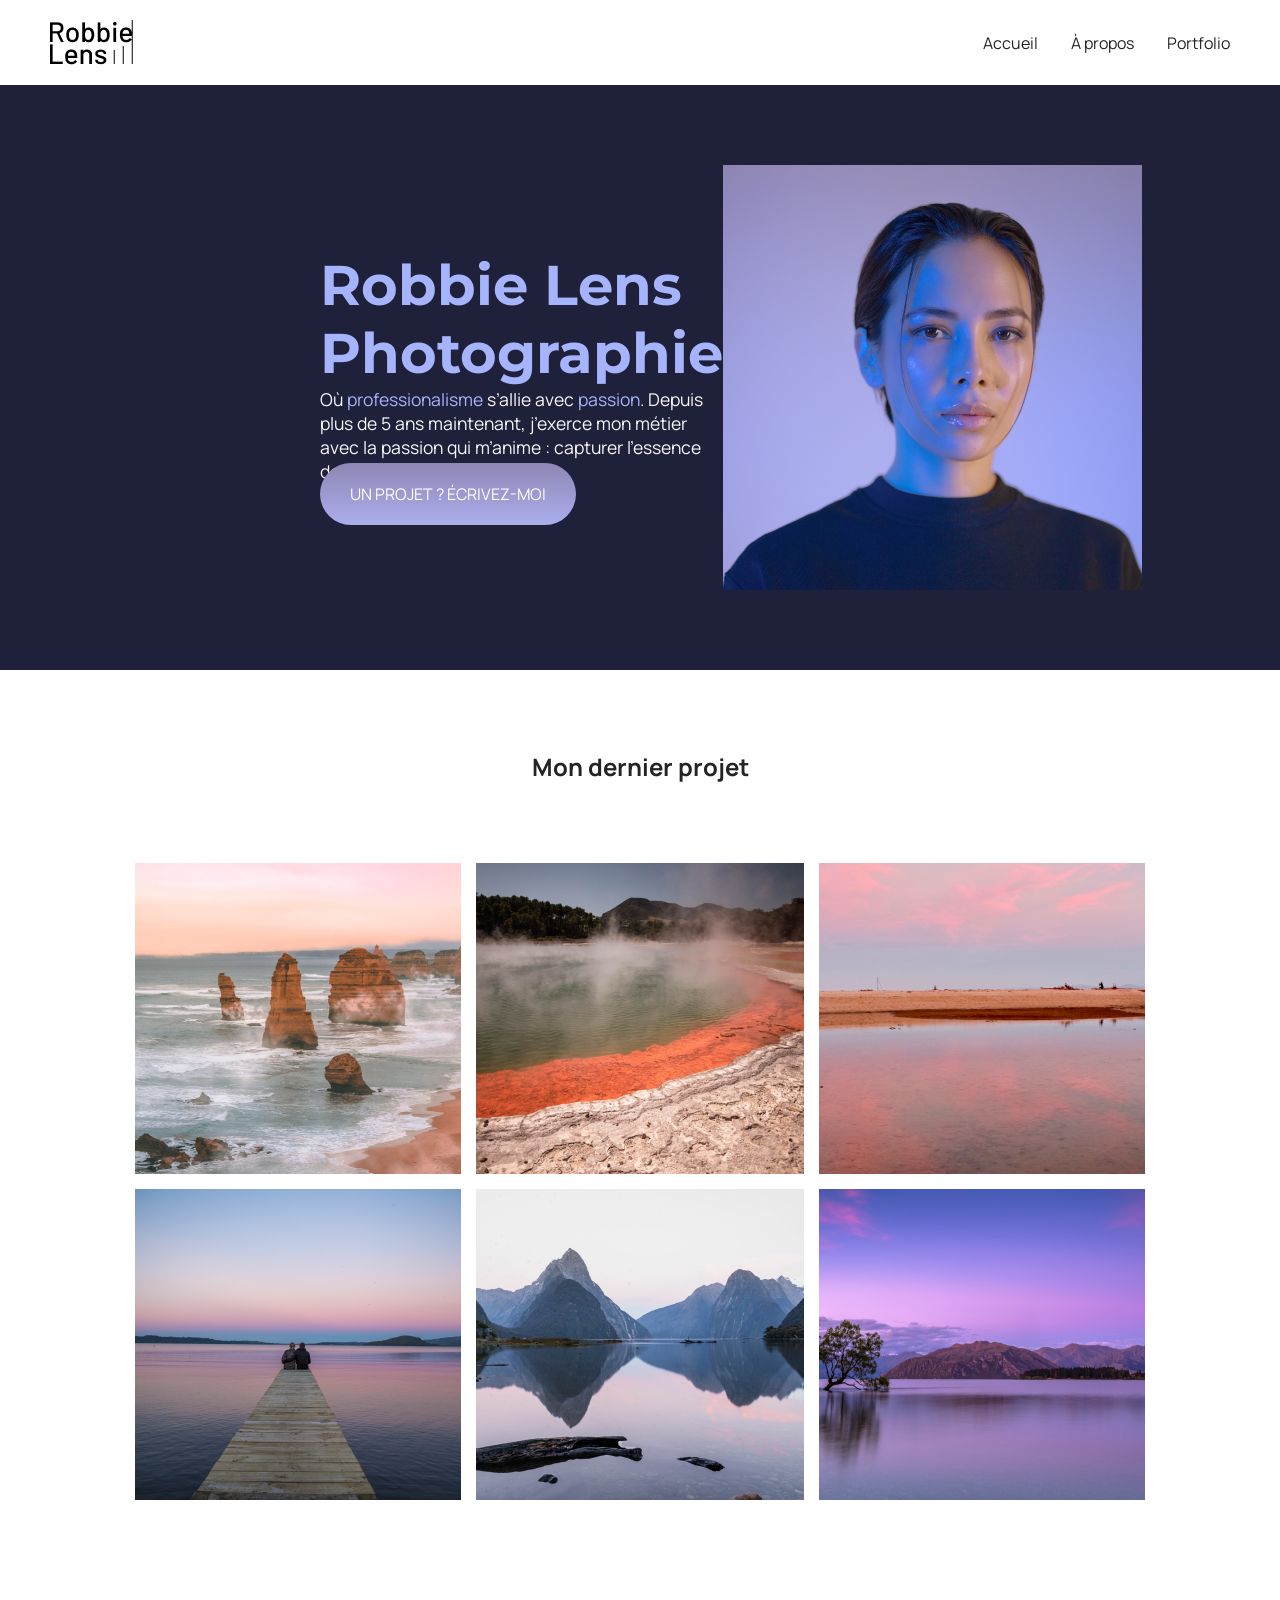
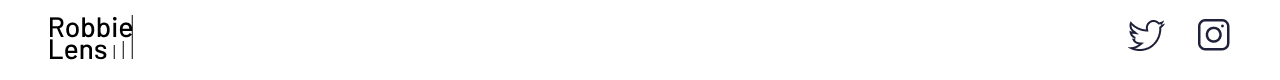
<file: index.html>
<!DOCTYPE html>
<html lang="fr">

<head>
    <meta charset="utf-8" >
    <title>Accueil - Robbie Lens Photographie</title>
    <link href="style.css" rel="stylesheet" >
    <link rel="preconnect" href="https://fonts.googleapis.com">
    <link rel="preconnect" href="https://fonts.gstatic.com" crossorigin>
    <link href="https://fonts.googleapis.com/css2?family=Manrope&family=Montserrat&display=swap" rel="stylesheet">
</head>

<body>
    <header>
        <nav>
            <img src="images/logo.png" alt="Logo Robbie Lens" >
            <div>
                <a href="index.html">Accueil</a>
                <a href="a-propos.html">À propos</a>
                <a href="portfolio.html">Portfolio</a>
            </div>
        </nav>
    </header>
    <main>
        <section class="accueil-introduction">
            <div>
                <h1>Robbie Lens Photographie</h1>
                <p>
                    Où <em>professionalisme</em> s’allie avec <em>passion</em>. Depuis
                    plus de 5 ans maintenant, j’exerce mon métier avec la passion
                    qui m’anime : capturer l’essence de chaque instant.
                </p>
                <a href="" class="cta">UN PROJET ? ÉCRIVEZ-MOI</a>
            </div>
            <img src="images/robbie-lens.png" alt="Portrait avec effet de la photographe Robbie Lens" >
        </section>
        <section class="accueil-photos">
            <h2>Mon dernier projet</h2>
            <div>
                <img src="images/accueil/element-1.png" alt="Twelve apostles - Australie" >
                <img src="images/accueil/element-2.png" alt="Wai-O-Tapu - Nouvelle-Zélande" >
                <img src="images/accueil/element-3.png" alt="Parc National d’Abel Tasman - Nouvelle-Zélande" >
            </div>
            <div>
                <img src="images/accueil/element-4.png" alt="Lac Rotorua - Nouvelle-Zélande" >
                <img src="images/accueil/element-5.png" alt="Milford Sound - Nouvelle-Zélande" >
                <img src="images/accueil/element-6.png" alt="Lac Wanaka - Nouvelle-Zélande" >
            </div>
        </section>
    </main>
    <footer>
        <img src="images/logo.png" alt="Logo Robbie Lens" >
        <div>
            <a target="_blank" href="https://twitter.com/" class="lien-icone">
                <img src="images/twitter.png" alt="Logo Twitter" >
            </a>
            <a target="_blank" href="https://www.instagram.com/" class="lien-icone">
                <img src="images/instagram.png" alt="Logo Instagram" >
            </a>
        </div>
    </footer>
</body>

</html>
</file>
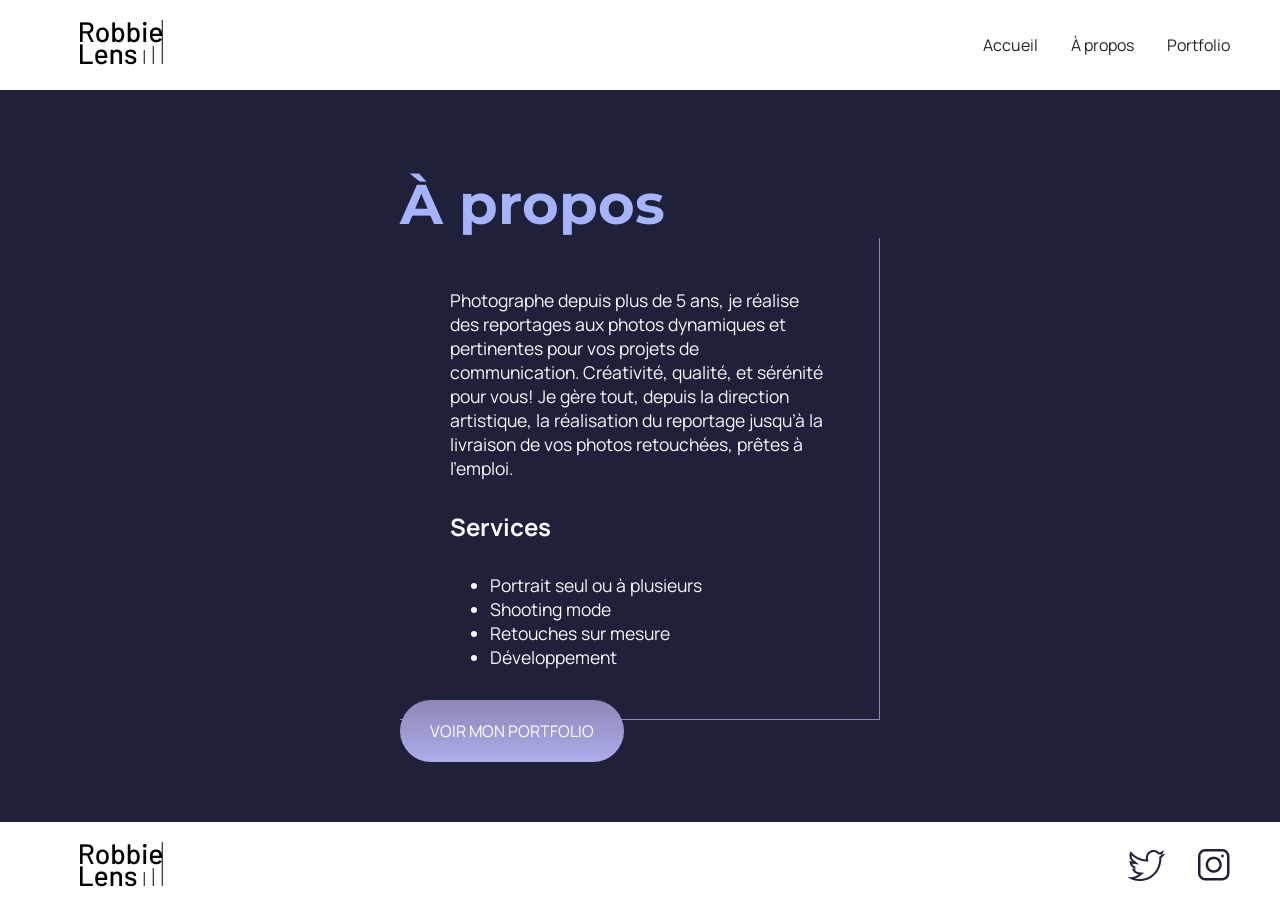
<file: a-propos.html>
<!DOCTYPE html>
<html lang="fr">

<head>
    <meta charset="utf-8" >
    <title>À propos - Robbie Lens Photographie</title>
    <link href="style.css" rel="stylesheet" >
    <link rel="preconnect" href="https://fonts.googleapis.com">
    <link rel="preconnect" href="https://fonts.gstatic.com" crossorigin>
    <link href="https://fonts.googleapis.com/css2?family=Manrope&family=Montserrat&display=swap" rel="stylesheet">
</head>

<body>
    <header>
        <nav>
            <a href="index.html" class="lien-icone">
                <img src="images/logo.png" alt="Logo Robbie Lens" >
            </a>
            <div>
                <a href="index.html">Accueil</a>
                <a href="a-propos.html">À propos</a>
                <a href="portfolio.html">Portfolio</a>
            </div>
        </nav>
    </header>
    <main class="a-propos-main">
        <section>
            <h1>À propos</h1>
            <div class="carre-contenu">
                <p>
                    Photographe depuis plus de 5 ans, je réalise des reportages aux photos dynamiques et pertinentes
                    pour
                    vos
                    projets de communication. Créativité, qualité, et sérénité pour vous! Je gère tout, depuis la
                    direction
                    artistique, la réalisation du reportage jusqu’à la livraison de vos photos retouchées, prêtes à
                    l’emploi.
                </p>
                <h2>Services</h2>
                <ul>
                    <li>Portrait seul ou à plusieurs</li>
                    <li>Shooting mode</li>
                    <li>Retouches sur mesure</li>
                    <li>Développement</li>
                </ul>
            </div>
            <div>
                <a href="" class="cta">VOIR MON PORTFOLIO</a>
            </div>
        </section>
    </main>
    <footer>
        <a href="index.html" class="lien-icone">
            <img src="images/logo.png" alt="Logo Robbie Lens" >
        </a>
        <div>
            <a target="_blank" href="https://twitter.com/" class="lien-icone">
                <img src="images/twitter.png" alt="Logo Twitter" >
            </a>
            <a target="_blank" href="https://www.instagram.com/" class="lien-icone">
                <img src="images/instagram.png" alt="Logo Instagram" >
            </a>
        </div>
    </footer>
</body>

</html>
</file>
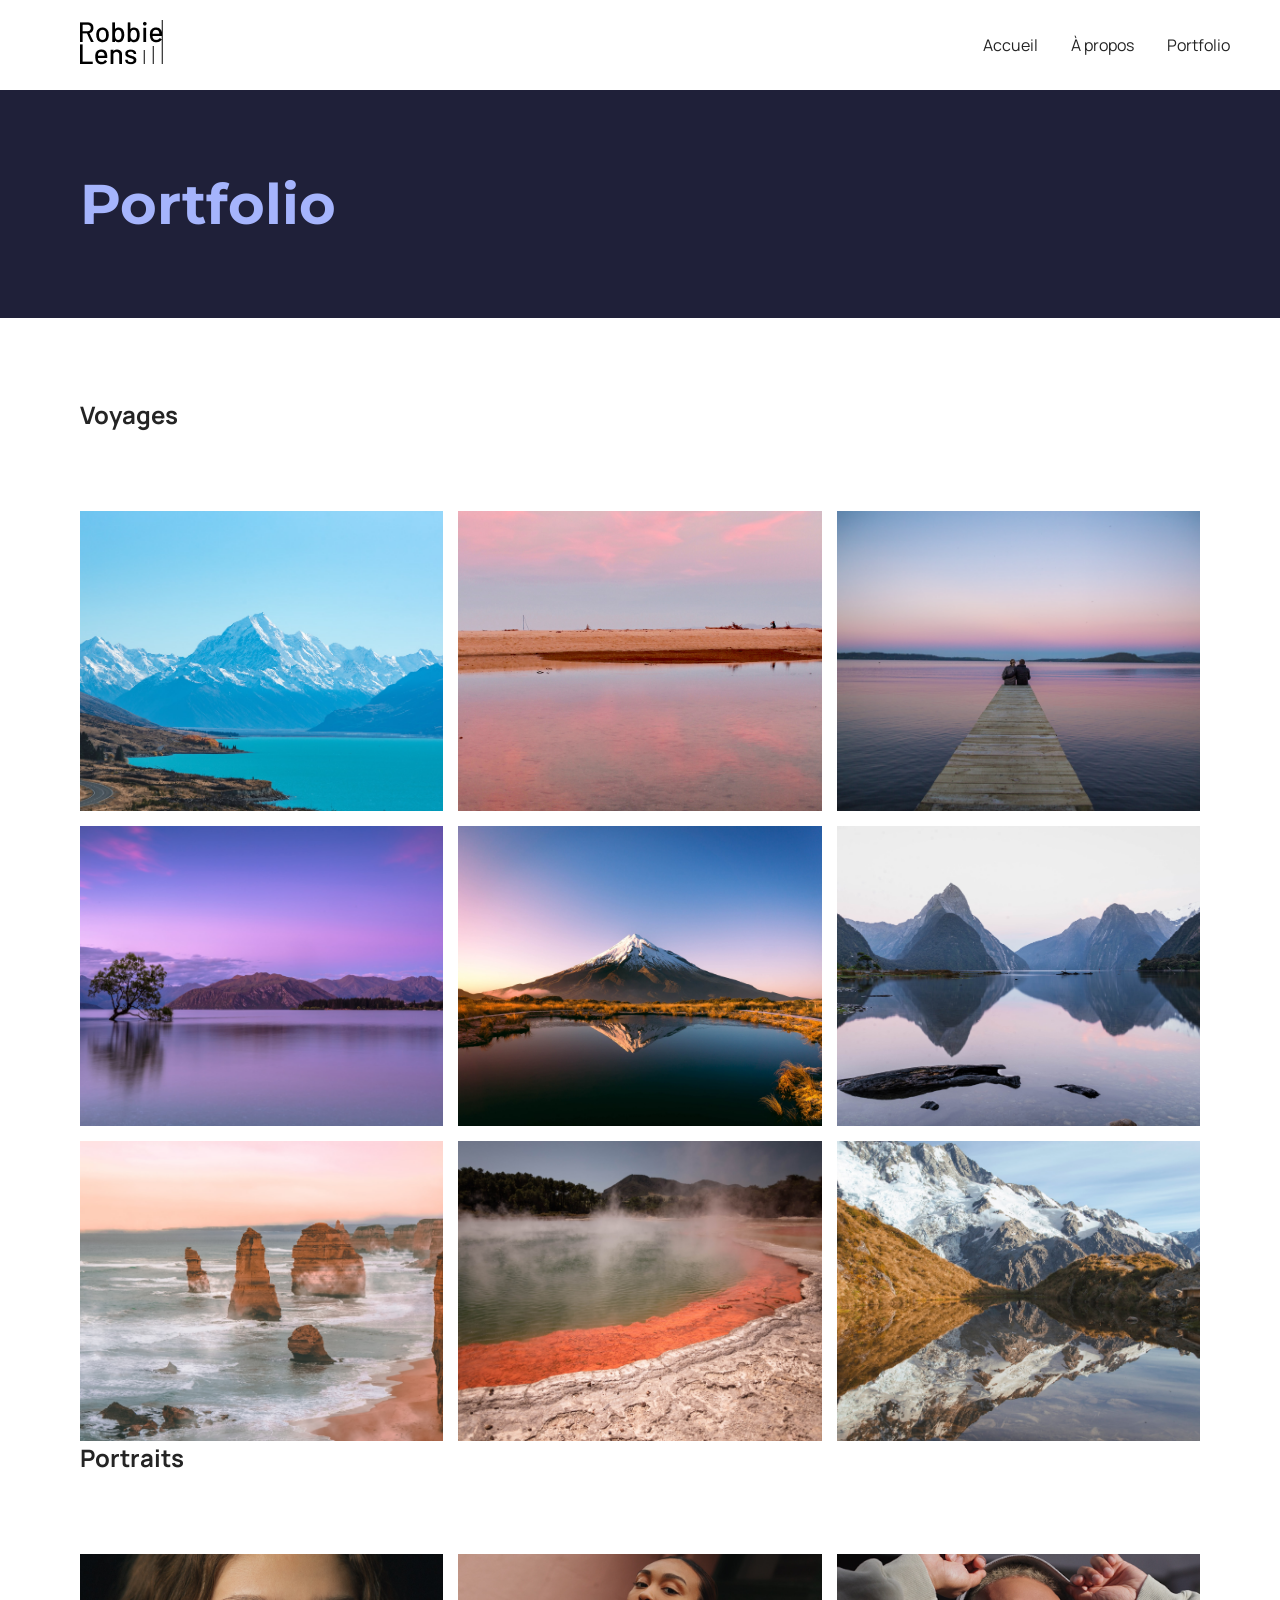
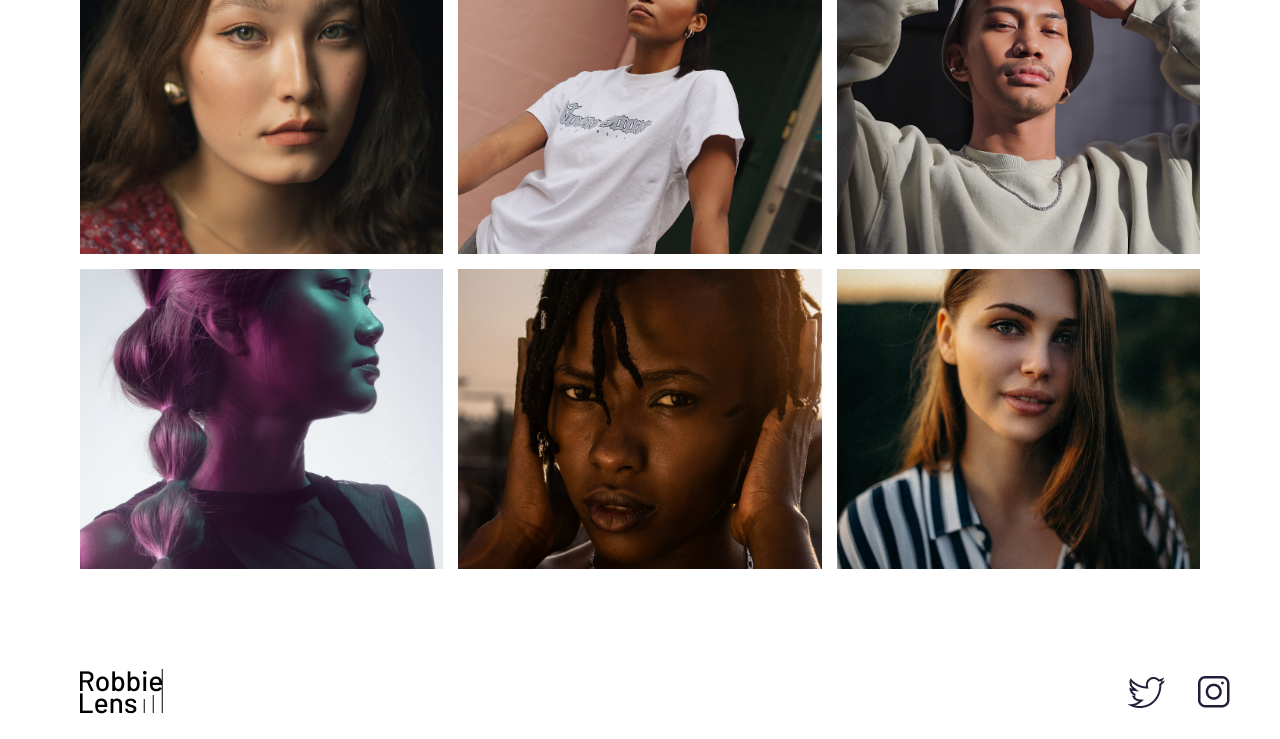
<file: portfolio.html>
<!DOCTYPE html>
<html lang="fr">

<head>
    <meta charset="utf-8" >
    <title>Portfolio - Robbie Lens Photographie</title>
    <link href="style.css" rel="stylesheet" >
    <link rel="preconnect" href="https://fonts.googleapis.com">
    <link rel="preconnect" href="https://fonts.gstatic.com" crossorigin>
    <link href="https://fonts.googleapis.com/css2?family=Manrope&family=Montserrat&display=swap" rel="stylesheet">
</head>

<body>
    <header>
        <nav>
            <a href="index.html" class="lien-icone">
                <img src="images/logo.png" alt="Logo Robbie Lens" >
            </a>
            <div>
                <a href="index.html">Accueil</a>
                <a href="a-propos.html">À propos</a>
                <a href="portfolio.html">Portfolio</a>
            </div>
        </nav>
    </header>
    <main>
        <section>
            <h1>Portfolio</h1>
        </section>
        <section class="portfolio-section-photos">
            <h2>Voyages</h2>
            <div class="grid-paysages">
                <img src="images/portfolio/paysage1.jpg"/>
                <img src="images/portfolio/paysage2.jpg"/>
                <img src="images/portfolio/paysage3.jpg"/>
                <img src="images/portfolio/paysage4.jpg"/>
                <img src="images/portfolio/paysage5.jpg"/>
                <img src="images/portfolio/paysage6.jpg"/>
                <img src="images/portfolio/paysage7.jpg"/>
                <img src="images/portfolio/paysage8.jpg"/>
                <img src="images/portfolio/paysage9.jpg"/>
            </div>
            <h2>Portraits</h2>
            <div class="grid-portraits">
                <img src="images/portfolio/portrait1.jpg"/>
                <img src="images/portfolio/portrait2.jpg"/>
                <img src="images/portfolio/portrait3.jpg"/>
                <img src="images/portfolio/portrait4.jpg"/>
                <img src="images/portfolio/portrait5.jpg"/>
                <img src="images/portfolio/portrait6.jpg"/>
            </div>
        </section>
    </main>
    <footer>
        <a href="index.html" class="lien-icone">
            <img src="images/logo.png" alt="Logo Robbie Lens" >
        </a>
        <div>
            <a target="_blank" href="https://twitter.com/" class="lien-icone">
                <img src="images/twitter.png" alt="Logo Twitter" >
            </a>
            <a target="_blank" href="https://www.instagram.com/" class="lien-icone">
                <img src="images/instagram.png" alt="Logo Instagram" >
            </a>
        </div>
    </footer>
</body>

</html>
</file>
<file: style.css>
* {
  margin: 0;
}

body {
  font-family: 'Manrope', sans-serif;
  font-size: 1em;
  background-color: #1f2039;
}

a {
  color: #242424;
  text-decoration: none;
}

em {
  color: #a5b4fc;
  font-style: normal;
}

h1 {
  font-size: 3.5em;
  color: #a5b4fc;
  font-family: 'Montserrat', sans-serif;
}

h2 {
  color: #f9f8ff;
}

p,
li {
  font-size: 1.1em;
  color: #f9f8ff;
}

header,
footer {
  background-color: white;
  padding: 20px 50px;
}

.cta {
  background: linear-gradient(#8e86b5, #acaeed);
  color: white;
  border-radius: 50px;
  padding: 20px 30px;
}

a:hover {
  text-decoration: underline;
}

.cta:hover {
  background: linear-gradient(#696484, #8788ba);
  text-decoration: none;
}

.lien-icone {
  margin-left: 30px;
}

.lien-icone:hover {
  opacity: 0.5;
}

.carre-contenu {
  border-right: 1px solid #8e86b5;
  border-bottom: 1px solid #8e86b5;
  padding: 50px;
}

.carre-contenu h2 {
  margin-top: 30px;
}

.carre-contenu ul {
  margin-top: 30px;
}

section {
  padding: 80px;
}

.a-propos-main {
  width: 50%;
  margin: auto;
}

footer,
nav {
  display: flex;
  flex-direction: row;
  align-items: center;
  justify-content: space-between;
}

nav a {
  margin-left: 30px;
}

.accueil-photos {
  background-color: white;
  padding: 80px;
}

.accueil-photos h2 {
  color: #242424;
  text-align: center;
  margin-bottom: 80px;
}

.accueil-photos div {
  display: flex;
  flex-direction: row;
  gap: 15px;
  justify-content: center;
  margin-bottom: 15px;
}

.accueil-introduction {
  display: flex;
  flex-direction: row;
  width: 50%;
  align-items: center;
  margin: auto;
}

.portfolio-section-photos {
  background-color: white;
}

.portfolio-section-photos h2 {
  color: #242424;
  margin-bottom: 80px;
}

.grid-paysages img,
.grid-portraits img {
  width: 100%;
  height: 100%;
  object-fit: cover;
}

.grid-paysages {
  display: grid;
  grid-template-rows: 300px 300px 300px;
  grid-template-columns: 1fr 1fr 1fr;
  gap: 15px;
}

.grid-portraits {
  display: grid;
  grid-template-rows: 300px 300px;
  grid-template-columns: 1fr 1fr 1fr;
  gap: 15px;
}
</file>
